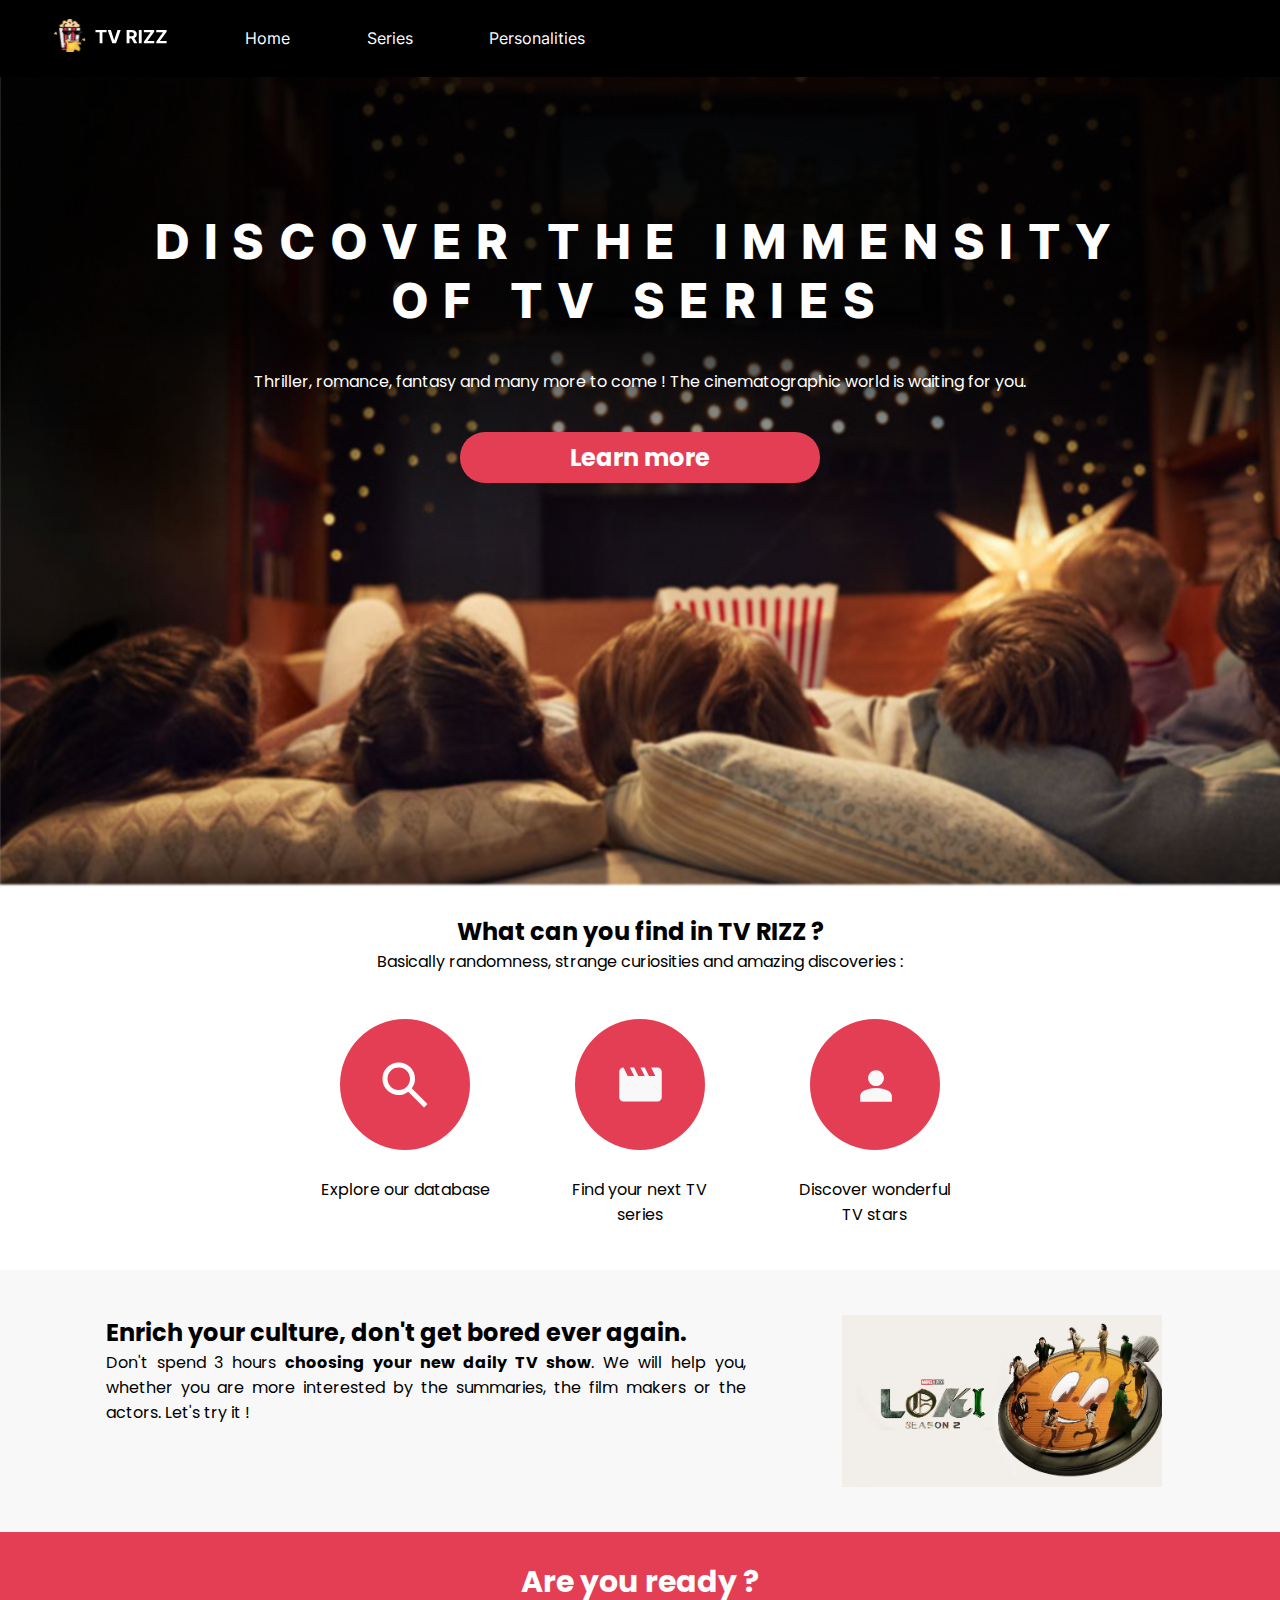
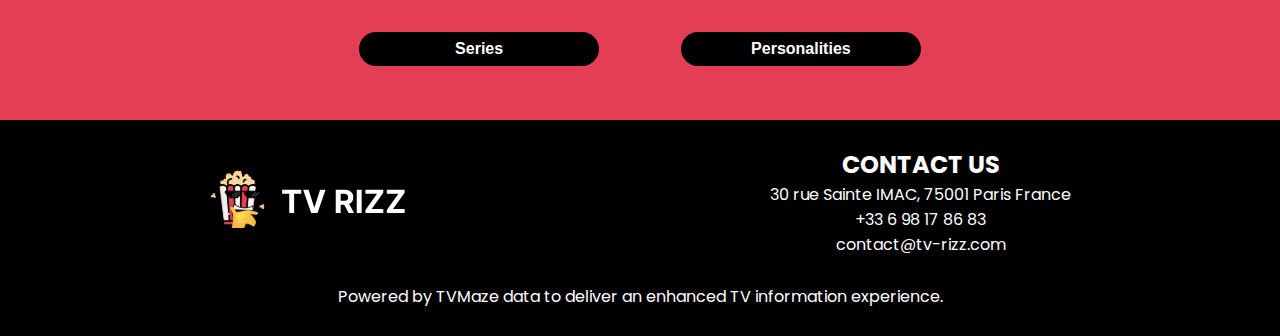
<file: index.html>
<!DOCTYPE html>
<html lang="en">

<head>
    <title>TV RIZZ</title>
    <meta charset="UTF-8" />
    <link rel="icon" href="Image/logo.png" />
    <link href="style.css" rel="stylesheet" />
    <meta name="viewport" content="width=device-width, initial-scale=1" />
</head>

<body>
    <nav aria-label="Quick access" id="avoidance">
        <ul>
            <li><a href="#homepage">Go to content</a></li>
            <li><a href="#menu">Go to menu</a></li>
            <li><a href="#footer">Go to footer</a></li>
        </ul>
    </nav>

    <header id="menu">
        <nav>
            <ul>
                <li><a href="index.html"><img src="./Image/logoWithText.svg" alt="TV RIZZ's logo" /></a></li>
                <li><a href="index.html">Home</a></li>
                <li><a href="series.html">Series</a></li>
                <li><a href="personalities.html">Personalities</a></li>
            </ul>
        </nav>
    </header>

    <main id="homepage">

        <section id="home_section">
            <h1>DISCOVER THE IMMENSITY OF TV SERIES</h1>
            <p>Thriller, romance, fantasy and many more to come ! The cinematographic world is
                waiting for you.</p>
            <button name="Learn more" type="button" onclick="window.location.href = '#features';">Learn more</button>
        </section>

        <section id="features">
            <h2>What can you find in TV RIZZ ?</h2>
            <p>Basically randomness, strange curiosities and amazing discoveries :</p>
            <div>
                <img src="./Image/icone/search_icon.svg" alt="search icon">
                <img src="./Image/icone/clap_icon.svg" alt="clap icon">
                <img src="./Image/icone/head_icon.svg" alt="person icon">
                <p>Explore our database</p>
                <p>Find your next TV series</p>
                <p>Discover wonderful TV stars</p>
            </div>
        </section>

        <section id="presentation">
            <article>
                <h2>Enrich your culture, don't get bored ever again.</h2>
                <p>Don't spend 3 hours <strong>choosing your new daily TV show</strong>. We will help
                    you, whether you are more interested by the summaries, the film makers or the actors. Let's try it !
                </p>
            </article>
            <img src="./Image/loki.png" alt="poster of the Loki TV series">
        </section>

        <section id="links">
            <h2>Are you ready ?</h2>
            <nav>
                <button class="blackButton" name="series" type="button"
                    onclick="window.location.href = 'series.html'">Series</button>
                <button class="blackButton" name="personalities" type="button"
                    onclick="window.location.href = 'personalities.html'">Personalities</button>
            </nav>
        </section>

    </main>

    <footer id="footer">
        <div>
            <a href="index.html"><img src="./Image/logoWithText.svg" alt="TV RIZZ's logo" /></a>
            <address>
                <h2>CONTACT US</h2>
                <p>30 rue Sainte IMAC, 75001 Paris France</p>
                <a href="tel:+33698178683" title="Call TV Rizz to 06 98 17 86 83">+33 6 98 17 86 83</a>
                <br>
                <a href="mailto:contact@tv-rizz.com" title="Send a mail to contact@tv-rizz.com">contact@tv-rizz.com</a>
            </address>
        </div>
        <p>Powered by <a href="https://www.tvmaze.com/api">TVMaze</a> data to deliver an enhanced TV information
            experience.</p>
    </footer>

</body>

</html>
</file>
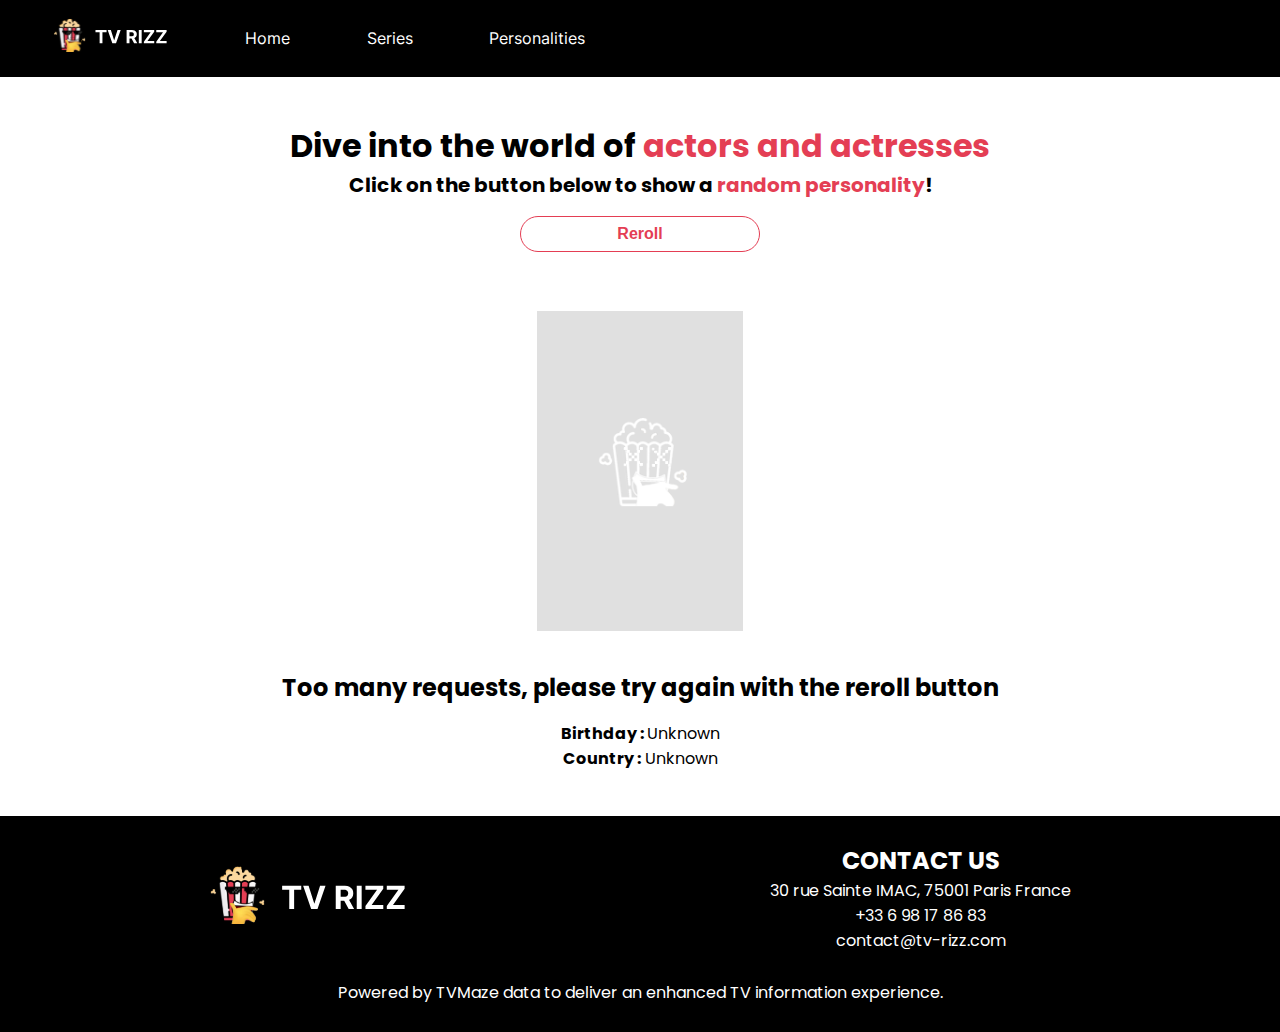
<file: personalities.html>
<!DOCTYPE html>
<html lang="en">

<head>
    <title>TV RIZZ - Personalities</title>
    <meta charset="UTF-8" />
    <link rel="icon" href="Image/logo.png" />
    <link href="style.css" rel="stylesheet" />
    <meta name="viewport" content="width=device-width, initial-scale=1" />
    <script src="script.js"></script>
</head>

<body onload="displayPersonality()">
    <nav aria-label="Quick access" id="avoidance">
        <ul>
            <li><a href="#main-content">Go to content</a></li>
            <li><a href="#menu">Go to menu</a></li>
            <li><a href="#footer">Go to footer</a></li>
        </ul>
    </nav>

    <header id="menu">
        <nav >
            <ul>
                <li><a href="index.html"><img src="./Image/logoWithText.svg" alt="TV RIZZ's logo" /></a></li>
                <li><a href="index.html">Home</a></li>
                <li><a href="series.html">Series</a></li>
                <li><a href="personalities.html">Personalities</a></li>
            </ul>
        </nav>
    </header>

    <main id="main-content" >
        <h1>Dive into the world of <span>actors and actresses</span></h1>
        <h2>Click on the button below to show a <span>random personality</span>!</h2>
        <button class="redButton" type="button" onClick="displayPersonality()">Reroll</button>

        <article id="personality">
            <img src="Image/unknownImage.png" id="personality-image" alt="no poster">
            <div id="article-content">
                <h3 id="personality-name">Unknown</h3>
                <p><strong>Birthday : </strong> <span id="birthday">Unknown</span></p>
                <p><strong>Country :</strong> <span id="country">Unknown</span></p>
            </div>
        </article>


    </main>

    <footer id="footer">
        <div>
            <a href="index.html"><img src="./Image/logoWithText.svg" alt="TV RIZZ's logo" /></a>
            <address>
                <h2>CONTACT US</h2>
                <p>30 rue Sainte IMAC, 75001 Paris France</p>
                <a href="tel:+33698178683" title="Call TV Rizz to 06 98 17 86 83">+33 6 98 17 86 83</a>
                <br>
                <a href="mailto:contact@tv-rizz.com" title="Send a mail to contact@tv-rizz.com">contact@tv-rizz.com</a>
            </address>
        </div>
        <p>Powered by <a href="https://www.tvmaze.com/api">TVMaze</a> data to deliver an enhanced TV information
            experience.</p>
    </footer>


</body>


</html>
</file>
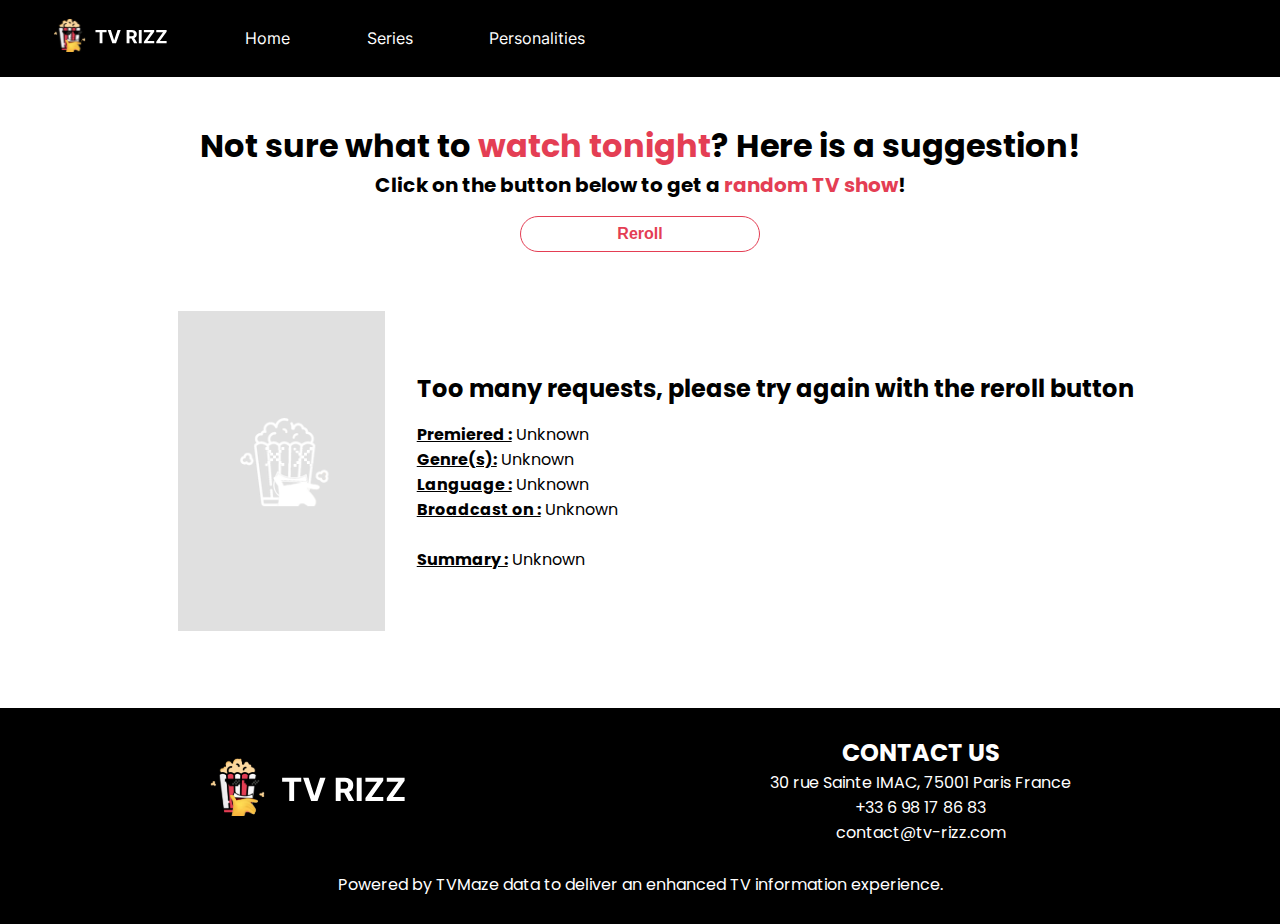
<file: series.html>
<!DOCTYPE html>
<html lang="en">

<head>
    <title>TV RIZZ - Series</title>
    <link rel="icon" href="Image/logo.png" />
    <meta charset="UTF-8" />
    <link href="style.css" rel="stylesheet" />
    <meta name="viewport" content="width=device-width, initial-scale=1" />
    <script src="script.js"></script>
</head>

<body onload="displaySerie()">
    <nav aria-label="Quick access" id="avoidance">
        <ul>
            <li><a href="#main-content">Go to content</a></li>
            <li><a href="#menu">Go to menu</a></li>
            <li><a href="#footer">Go to footer</a></li>
        </ul>
    </nav>

    <header id="menu">
        <nav >
            <ul>
                <li><a href="index.html"><img src="./Image/logoWithText.svg" alt="TV RIZZ's logo" /></a></li>
                <li><a href="index.html">Home</a></li>
                <li><a href="series.html">Series</a></li>
                <li><a href="personalities.html">Personalities</a></li>
            </ul>
        </nav>
    </header>

    <main id="main-content">
        <h1>Not sure what to <span>watch tonight</span>? Here is a suggestion!</h1>
        <h2>Click on the button below to get a <span>random TV show</span>!</h2>
        <button class="redButton" type="button" onClick="displaySerie()">Reroll</button>

        <article id="serie">
            <img src="Image/unknownImage.png" id="serie-image" alt="no poster">
            <div id="article-content">
                <h3 id="serie-title">Unknown</h3>
                <p><strong>Premiered :</strong>
                    <date id="premiered">Unknown</date>
                </p>
                <p><strong>Genre(s):</strong> <span id="genres">Unknown</span></p>
                <p><strong>Language :</strong> <span id="language">Unknown</span></p>
                <p><strong>Broadcast on :</strong> <span id="network">Unknown</span></p>
                <br>
                <p><strong>Summary :</strong> <span id="summary">Unknown</span></p>
            </div>
        </article>
    </main>

    <footer id="footer">
        <div>
            <a href="index.html"><img src="./Image/logoWithText.svg" alt="TV RIZZ's logo" /></a>
            <address>
                <h2>CONTACT US</h2>
                <p>30 rue Sainte IMAC, 75001 Paris France</p>
                <a href="tel:+33698178683" title="Call TV Rizz to 06 98 17 86 83">+33 6 98 17 86 83</a>
                <br>
                <a href="mailto:contact@tv-rizz.com" title="Send a mail to contact@tv-rizz.com">contact@tv-rizz.com</a>
            </address>
        </div>
        <p>Powered by <a href="https://www.tvmaze.com/api">TVMaze</a> data to deliver an enhanced TV information
            experience.</p>
    </footer>

</body>

</html>
</file>
<file: style.css>
/*IMPORT FONTS*/

@font-face {
    font-family: Inter;
    src: 
    local(Inter),
    url("./fonts/Inter/Inter-VariableFont_slnt\,wght.ttf");
}

@font-face {
    font-family: Poppins;
    font-style: normal;
    font-weight: 400;
    src: 
    local(Poppins),
    url("./fonts/Poppins/Poppins-Regular.ttf");
}

@font-face {
    font-family: 'Poppins';
    font-style: normal;
    font-weight: bold;
    src: local(''),
        url('./fonts/Poppins/Poppins-Bold.ttf');
}

/* DEFAULT VALUES */

* {
    margin: 0;
}

body {
    font-family: 'poppins', sans-serif;
}

/*Style for the header------------------------------------------*/

header {
    background-color: black;
    padding : 2vh 1vw;
}

header ul {
    display:flex;
}

header li {
    color: white;
    list-style-type: none;
    margin: 1%;
    margin: auto 3vw;
}

header li:first-of-type {
    margin-left: 0;
}

header img {
    max-width: 9vw;
    transition : 0.5s;
}

header img:hover {
    transform:scale(1.1);
    transform:rotate(5deg);
    transition: 0.5s;
}

header a {
    text-decoration: none;
    color: white;
    font-family: Inter;
    transition: 1s;
}

header a:hover {
    color: grey;
    transition: 1s;
}

/*Homepage's style------------------------------------------*/

#home_section {
    display:flex;
    padding-top: 15vh;
    flex-direction:column;
    align-items: center;
    text-align: center;

    background-image: url("./Image/flow2background.png");
    background-repeat: no-repeat;
    background-size: cover;
    background-position-y: bottom;
    height:75vh;
}

#home_section>h1 {
    color: white;
    font-weight: 800;
    padding: 0 10vw;
    font-family: Inter;
    letter-spacing:0.3em;
    font-size: 3rem;
}

#home_section>p {
    font-family: Poppins;
    color: white;
    margin-top: 3%;
    margin-bottom: 3%; 
}

#home_section>button {
    font-family: Poppins;
    font-size: 1.5rem;
    background-color:rgb(228, 62, 84);
    border-radius: 25px;
    padding: 0.5rem 3rem;
    color: white;
    border-style: none;
    transition: 0.25s;
}

#home_section>button:hover {
    transform:scale(1.1);
    transition: 0.25s;
    background-color: black;
    color: white;
}

#features {
    display: flex;
    flex-direction: column;
    justify-content: center;
    align-items: center;
    padding: 3vh 0;
    font-family: Poppins;
    text-align: center;
}

#features>div {
    width: 50vw;
    margin-top: 5vh;
    justify-content: center;
    text-align: center;
    display: grid;
    grid-template-columns: repeat(3, 1fr);
    grid-template-rows: repeat(2, 0.5fr);
    grid-gap: 3vh 5vw;
}

#features img {
    margin: auto;
}

#presentation{
    display: flex;
    flex-direction: row;
    flex-wrap: wrap;
    justify-content: space-around;
    background-color: #F8F8F8;
    padding: 5vh 5vw;
}

#presentation>img{
    max-width: 25vw;
    margin: 0 1vw;
}

#presentation>article{
    max-width: 50vw;
    text-align: justify;
}

#links {
    display:flex;
    justify-content: center;
    flex-direction:column;
    text-align: center;
    background-color: rgb(228, 62, 84);
    color:white;
    font-family: Poppins;
    font-size: 1.25rem;
    padding: 3vh 0;
}

#links > nav {
    margin: 3vh 0;
}

/*Buttons style*/

button {
    border: none;
    transition: 0.5s;
    border-radius: 25px;
    padding: 0.5rem 4rem;
    font-weight: 700;
    font-size: 1rem;
    cursor: pointer;
    margin-left: 3%;
    margin-right: 3%;
    min-width: 15em;
}

button:hover {
    transform:scale(1.1);    
}

.blackButton{
    background-color: black;
    color: white;
}

.blackButton:hover{
    background-color: white;
    color: black;
}

/*For series and personnalities page-----------------------------------*/

#main-content {
    padding: 5vh 0;
    display: flex;
    justify-content: center;
    align-items: center;
    flex-direction: column;
}

#main-content h1 {
    text-align: center;
    font-weight: 700;
    font-size: 2rem;
}

#main-content>h1>span,
#main-content>h2>span {
    color: #E43E54;
}

#main-content>h2 {
    text-align: center;
    font-weight: 700;
    font-size: 1.25rem;
    margin-bottom: 1rem;
}

h3 {
    font-weight: 700;
    font-size: 1.5rem;
    margin-bottom: 1rem;
}

.redButton{
    background-color: transparent;
    border: 1px solid #E43E54;
    color: #E43E54;
}

.redButton:hover{
    background-color: #E43E54;
    color: white;
    border: none;
}

#main-content>article{
    margin-top: 3vh;
}

#serie {
    display: flex;
    flex-direction: row;
    flex-wrap: wrap;
    justify-content: center;
    align-items: center;
}

#personality {
    text-align: center;
}

#serie #article-content p>strong {
    text-decoration: underline;
}


b {
    /*balise déjà présente dans le json de la réponse*/
    color: #E43E54;
}

#serie #article-content {
    max-width: 50rem;
}

#main-content>article img {
    height: 20rem;
    margin: 2rem;
}

#serie p {
    text-align: justify;
}


/*Footer--------------------------------------------------------------*/

footer{
    text-align: center;
    background-color: black;
    color: white;
    padding: 3vh;
}

footer>div{
    display: flex;
    justify-content: space-around;
    flex-direction: row;
    flex-wrap: wrap;
    align-items: center;
    margin-bottom : 3vh;
}

footer img {
    transition: 1s;
}

footer img:hover {
    transition: 1s;
    transform: rotate(360deg);
}

footer a {
    color :white;
    text-decoration: none;
}

footer a:hover {
    color :white;
    text-decoration: underline;
}

address{
    font-style: normal;
}

/*Avoidance link------------------------------------------------------------*/

#avoidance{
    padding: 1rem;
    position: absolute;
    left: -99999rem;
}

#avoidance:focus-within {
    position: static;
}

/* MOBILE VERSION - HORIZONTAL */

@media screen and (max-width: 1000px) {

    header img {
        max-width: 15vw;
    }

    /* Homepage */

    #home_section>h1 {
        font-size: 1.5rem;
    }

    #homepage p {
        padding: 3vh 5vw;
    }

    #home_section>p {
        margin-top: 3vh;
    }

    #home_section>button {
        min-width: 0;
    }

    #features>div {
        margin-top: 0;
        width: 75vw;
    }

    #features img {
        max-width: 15vw;
    }

    #features>div>p {
        padding: 0;
        font-size: 0.75rem;
    }

    #presentation {
        padding-top: 0;
    }
    
    #presentation>article{
        max-width: 100vw;
    }

    #presentation h2 {
        text-align: center;
    }

    #presentation>img{
        max-width: 40vw;
    }

    /* Search pages */

    #main-content {
        padding: 5vh 10vw 10vh 10vw;
    }

    #personality {
        display: flex;
        flex-direction: row;
        flex-wrap: wrap;
        justify-content: center;
        align-items: center;
    }

    /* Footer */

    footer p {
        font-size: 0.75rem;
    }
}

/* MOBILE VERSION - VERTICAL*/

@media screen and (max-width: 500px) {

    /* Menu */

    header ul {
        justify-content: center;
        padding: 0;
    }

    header a {
        font-size: 0.95rem;
    
    }

    header img {
        max-width: 25vw;
    }

    /* Homepage */

    #homepage p {
        padding: 5vw;
    }

    #home_section>button {
        margin-top: 3vh;
    }

    h2 {
        font-size: 1.25rem;
    }

    #features, #links{
        padding: 3vh 0;
    }

    #features>div {
        width: 95vw;
    }

    #features img {
        max-width: 20vw;
    }

    #presentation {
        padding: 3vh 3vw;
    }

    #presentation>article{
        max-width: 95vw;
    }

    #presentation>img {
        max-width: 95vw;
    }

    #links {
        padding-bottom: 0;
    }

    #links button {
        margin: 1vh;
    }

    /* Search pages */

    #main-content {
        padding: 3vh 3vw;
    }

    #main-content>h1 {
        font-size: 1.5rem;
    }

    #main-content>h2 {
        margin: 1rem;
    }

    article {
        margin-top: 0;
    }

    #article-content {
        padding: 0 3vw;
    }

    #serie-title {
        text-align: center;
    }

    #main-content p {
        padding: 0 3vw;
    }
}
</file>
